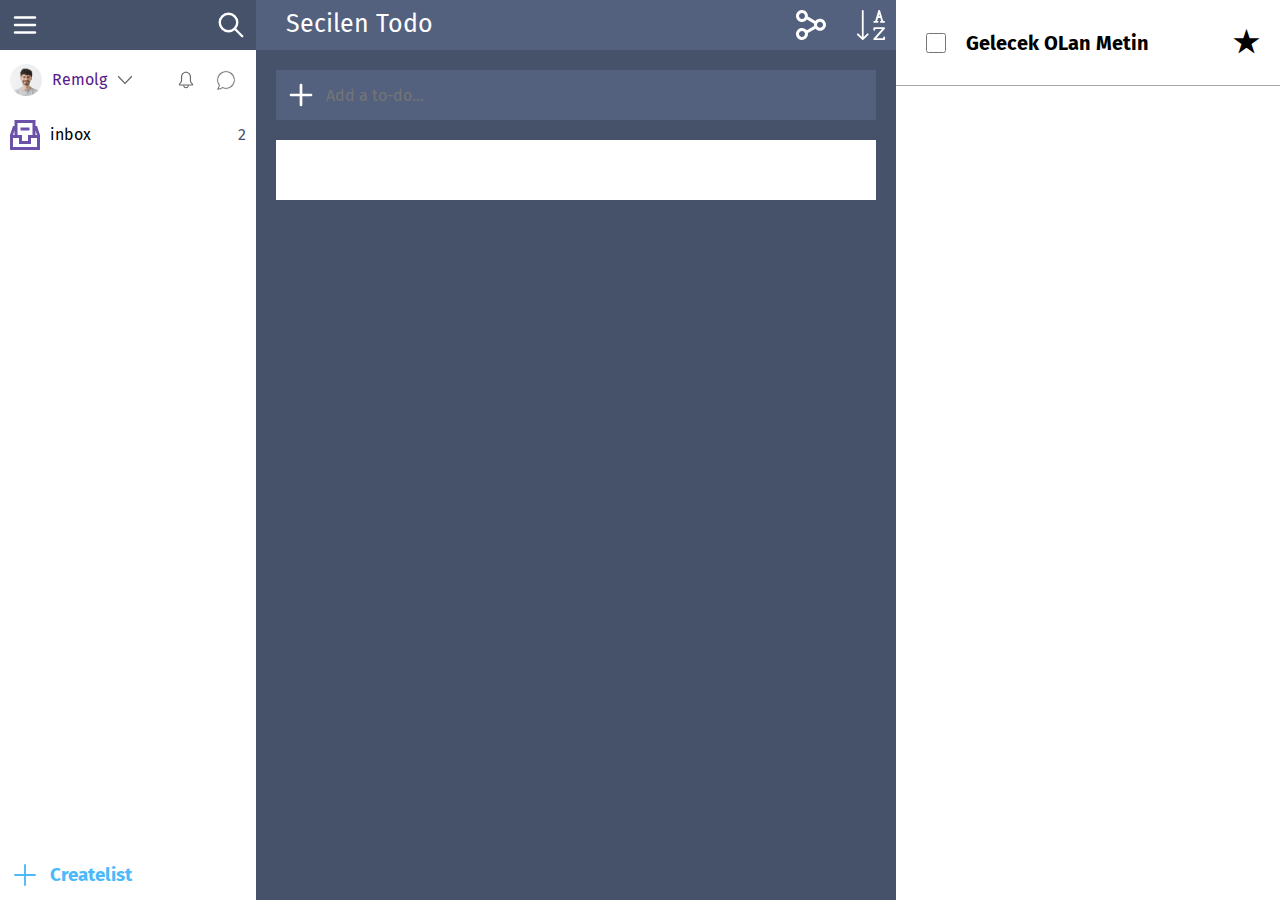
<file: todo/index.html>
<!DOCTYPE html>
<html lang="en">

<head>
    <meta charset="UTF-8">
    <meta http-equiv="X-UA-Compatible" content="IE=edge">
    <meta name="viewport" content="width=device-width, initial-scale=1.0">
    <link href="https://fonts.googleapis.com/css2?family=Fira+Sans:wght@300&display=swap" rel="stylesheet">
    <link rel="stylesheet" href="assets/css/reset.css">
    <link rel="stylesheet" href="assets/css/style.css">
    <script src="assets/js/todo.js" defer></script>
    <title>Wunderlist</title>
</head>

<body>

    <div class="container">

        <div class="left-side" id="left-side">
            <div class="list-search box">
                <a href="" id="button"><img src="assets/img/svg/burger-menu.svg" alt=""></a>
                <a href=""><img src="assets/img/svg/search-svgrepo.svg" alt=""></a>
            </div>
            <div class="list-account box">
                <div class="account">
                    <img src="assets/img/png/Avatar.png" alt="">
                    <a href="">Remolg <img src="assets/img/svg/down-arrow-backup.svg" alt=""></a>
                </div>
                <div class="lisc-account-button">
                    <a href=""><img src="assets/img/svg/bell.svg" alt=""></a>
                    <a href=""><img src="assets/img/svg/chat-bubble.svg" alt=""></a>
                </div>
            </div>
            <ul class="list box">
                <li>
                    <a href="">
                        <div class="list-text">
                            <img src="assets/img/svg/inbox.svg" alt="">
                            <p>inbox</p>
                        </div>
                        <p class="list-text-p">2</p>
                    </a>
                </li>
            </ul>
            <div class="create-list box">
                <a href="">
                    <img src="assets/img/svg/plus.svg" alt="">
                    <h3>Createlist</h3>
                </a>
            </div>
        </div>

        <div class="todo">
            <div class="todo-top">
                <p>Secilen Todo</p>
                <div class="todo-top-imgs">
                    <a href="" class="butto"><img src="assets/img/svg/share.svg" alt=""></a>
                    <a href=""><img src="assets/img/svg/sort.svg" alt=""></a>
                </div>
            </div>

            <div class="todo-main">
                <form  id="TodoForm" name="todo" method="post" autocomplete="off" class="add-todo">
                    <img src="assets/img/svg/pluswhite.svg" alt="">

                    <input type="text" name="todo" placeholder="Add a to-do... " id="inputText" class="todo-input" required onkeydown="handleKeyDown(event)" >
                </form>

                <div class="todo-list">
                    <ul class="todoList">

                    </ul>
                    <!-- <div class="todos">
                        <li>
                            <input type="checkbox" name="" id="todo">
                            <p>Gelecek Olan Metin</p>
                            <Button>X</Button>
                            <span>★</span>
                        </li>
                    </div> -->
                </div>

            </div>
        </div>

        <div class="todo-details">
            <div class="todo-details-top">
                <input type="checkbox" name="" id="todo-details-top">
                <p>Gelecek OLan Metin</p>
                <span>★</span>
            </div>
        </div>

    </div>

</body>

</html>
</file>
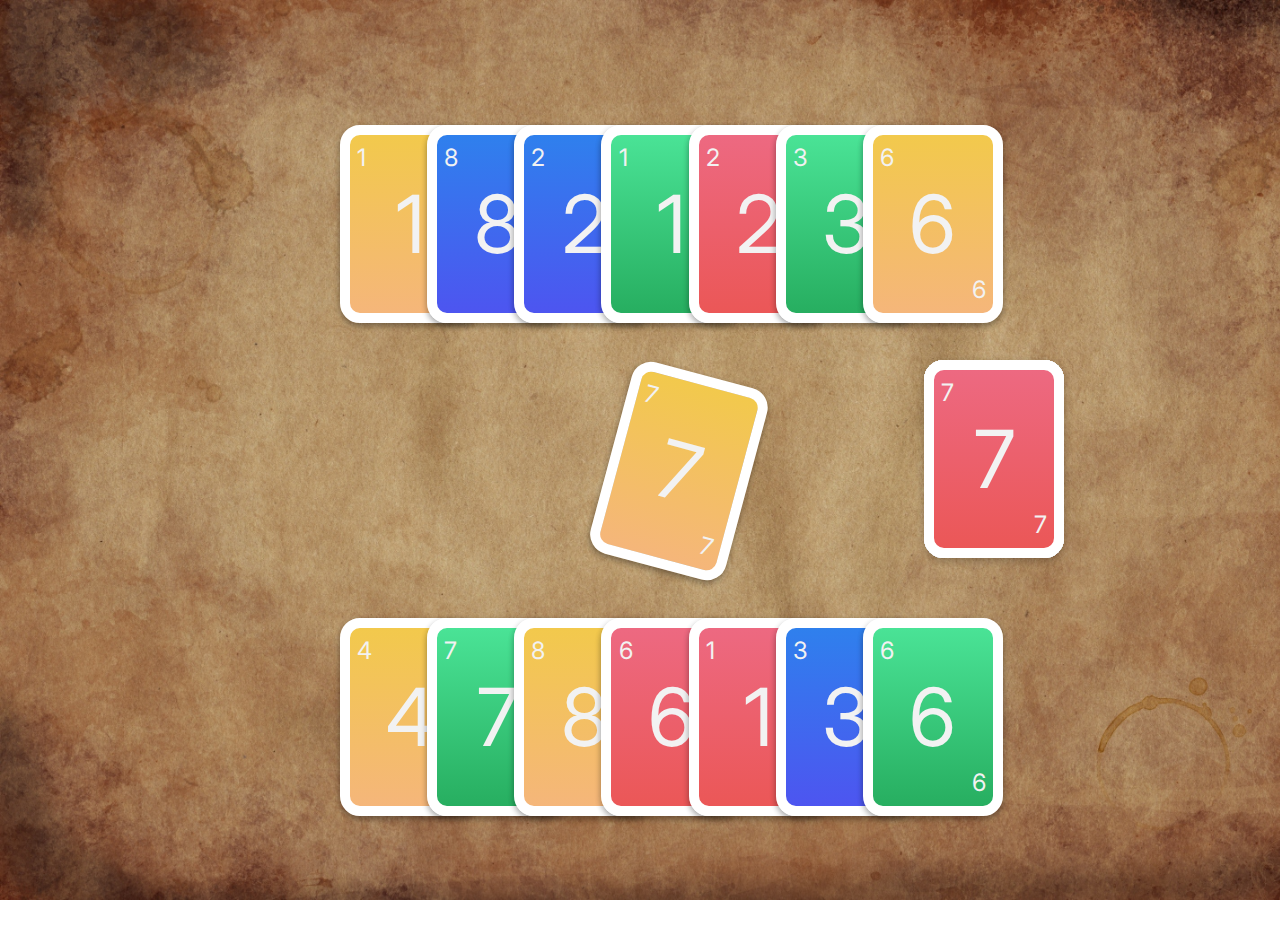
<file: uno.html>
<!DOCTYPE html>
<html lang="tr">

<head>
    <meta charset="UTF-8">
    <meta http-equiv="X-UA-Compatible" content="IE=edge">
    <meta name="viewport" content="width=device-width, initial-scale=1.0">
    <link rel="preconnect" href="https://fonts.googleapis.com">
    <link rel="preconnect" href="https://fonts.gstatic.com" crossorigin>
    <link href="https://fonts.googleapis.com/css2?family=Inter&display=swap" rel="stylesheet">
    <link rel="stylesheet" href="assets/css/uno.css">
    <script src="assets/js/nuno.js" defer></script>
    <title>UNO</title>
</head>

<body>

    <div class="container">

        <!-- Karşıdaki Oyuncu -->

        <div class="hand cpu">
        </div>

        <!-- Masadaki Kartlar -->

        <div class="table">

        </div>

        <!-- Kendimiz -->

        <div class="hand player">

        </div>

        <!-- Çekilecek Karlar -->

        <div class="deck"></div>
    </div>

</body>

</html>
</file>
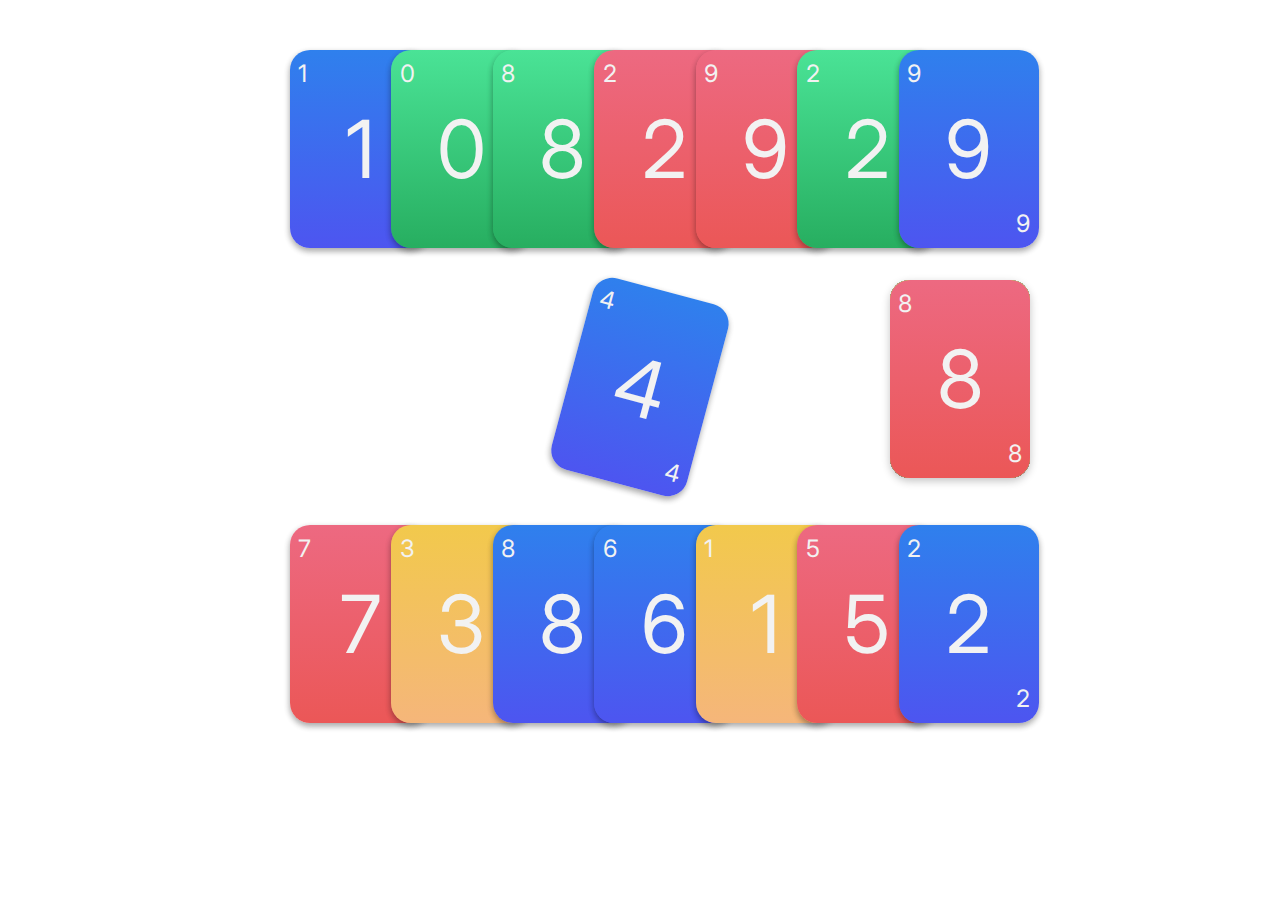
<file: uno/uno.html>
<!DOCTYPE html>
<html lang="tr">
<head>
    <meta charset="UTF-8">
    <meta http-equiv="X-UA-Compatible" content="IE=edge">
    <meta name="viewport" content="width=device-width, initial-scale=1.0">
    <link rel="preconnect" href="https://fonts.googleapis.com">
    <link rel="preconnect" href="https://fonts.gstatic.com" crossorigin>
    <link href="https://fonts.googleapis.com/css2?family=Inter&display=swap" rel="stylesheet">
    <link rel="stylesheet" href="assets/css/uno.css">
    <script src="assets/js/nuno.js" defer></script>
    <title>UNO</title>
</head>
<body>

    <div class="container">
        <div class="hand cpu">
        </div>
    
        <div class="table">
            
        </div>
    
        <div class="hand player">
    
        </div>

        <div class="deck"></div>
    </div>

</body>
</html>
</file>
<file: todo/assets/css/style.css>
body {
    font-family: 'Fira Sans', sans-serif;
    background-color: #46526a;
}

.container {
    display: flex;
    height: 100%;
}

/* left-side start */

.left-side {
    width: 20%;
    height: 100vh;
    display: flex;
    flex-direction: column;
    align-items: flex-start;
    background-color: white;
}

.box {
    display: flex;
    width: 100%;
    padding: 10px;
    justify-content: space-between;
}

.list-search {
    background-color: #46526a;
}

.list-search img {
    width: 30px;
}

.account {
    display: flex;
    align-self: center;
}


.account a {
    margin-left: 10px;
    display: flex;
    align-items: center;
    text-decoration: none;
    gap: 8px;
}

.account a img {
    width: 20px;
}

.lisc-account-button {
    display: flex;
    align-items: center;
    gap: 20px;
    padding: 10px;

}

.lisc-account-button img {
    width: 20px;
}


.list li {
    list-style: none;
    width: 100%;
}

.list li a {
    text-decoration: none;
    display: flex;
    text-align: center;
    align-items: center;
    justify-content: space-between;
}

.list-text {
    display: flex;
    align-items: center;
    gap: 10px;
}

.list-text p {
    color: black;
}

.list li a img {
    width: 30px;
}

.list-text-p {
    color: #46526a;
}

.create-list a {
    display: flex;
    width: 100%;
    gap: 10px;
    text-decoration: none;
    align-items: center;
    color: rgb(76, 185, 250);
}

.create-list a img {
    width: 30px;
}

.box:last-child {
    margin-top: auto;
}

/* left-side End */

/* middle start */


.todo {
    display: flex;
    flex-direction: column;
    height: 100vh;
    width: 50%;
}

.todo-top {
    background-color: #53617f;
    display: flex;
    justify-content: space-between;
    align-items: center;
    width: 100%;
}

.todo-top div {
    display: flex;
    padding: 10px;
}

.todo-top p {
    padding-left: 30px;
    color: white;
    font-size: 25px;
}

.todo-top-imgs {
    gap: 30px;
}

.todo-top-imgs img {
    width: 30px;
}

.todo-main {
    width: 100%;
    padding: 20px;
}

.add-todo {
    padding: 10px;
    background-color: #53617f;
}

.add-todo {
    display: flex;
    align-items: center;
    gap: 10px;
    color: white;
    text-decoration: none;
}

.add-todo img {
    width: 30px;
}

.todo-input {
    width: 100%;
    background-color: #53617f;
    box-shadow: none;
    border: none;
    padding: 0;
    color: white;
    height: 30px;
}

.todo-list {
    margin-top: 20px;
}

.todoList {
    display: flex;
    text-align: center;
    align-items: center;
    gap: 15px;
    width: 100%;
    background-color: white;
    color: black;
    height: 60px;
    margin-top: 2px;
}

.todoList input {
    width: 20px;
    height: 20px;
    margin-left: 20px;
}

.todoList span {
    margin-left: auto;
    font-size: 30px;
    padding: 10px;
}

/* middle end */

/* right-side start  */

.todo-details {
    width: 30%;
    background-color: white;
    height: 100vh;
}

.todo-details-top {
    display: flex;
    padding: 10px;
    align-items: center;
    gap: 20px;
    font-size: 20px;
    font-weight: bold;
    border-bottom: 1px solid #a6a9ad;
}

.todo-details-top input {
    width: 20px;
    height: 20px;
    margin-left: 20px;
}


.todo-details-top span {
    margin-left: auto;
    font-size: 30px;
    padding: 10px;
}

input[type="checkbox"]:checked + label {
    text-decoration: line-through;
}


label {
    user-select: none;
}

li input[type="text"] {
    display: none;
}

.onEdit input[type="text"] {
    display: inline;
}

.onEdit label {
    display: none;
}

/* right-side end */
</file>
<file: assets/css/uno.css>
*,
*::before,
*::after {
    box-sizing: border-box;
    margin: 0;
    padding: 0;
}

html,
body {
    height: 100%;
}

body {
    background-image: url('../img/background.jpg');
    background-repeat: no-repeat;
    background-size: cover;
    line-height: calc(1em + 0.5rem);
    -webkit-font-smoothing: antialiased;
    font-family: 'Inter', sans-serif;
}

.card {
    display: flex;
    position: relative;
    color: #F2F2F2;
    font-size: calc(160px * 0.5);
    user-select: none;
    border: 10px solid white;
    border-radius: 20px;
    width: calc(280px / 2);
    height: calc(395px * 0.5);
    justify-content: center;
    align-items: center;
    box-shadow: rgba(0, 0, 0, 0.16) 0px 3px 6px, rgba(0, 0, 0, 0.23) 0px 3px 6px;
    transition: transform .2s;
}

.player .card:hover {
    transform: scale(1.15);
    z-index: 1;
}

.deck .card,
.card.playable {
    cursor: grab;
}

.deck .card:active,
.card.playable:active {
    cursor: grabbing;
    box-shadow: rgba(0, 0, 0, 0.25) 0px 14px 28px, rgba(0, 0, 0, 0.22) 0px 10px 10px;
}

.player .card.playable {
    top: -20px;
}

.card::before,
.card::after {
    content: attr(data-number);
    position: absolute;
    font-size: calc(48px * 0.5);
}

.card::before {
    left: 6%;
    top: 6%;
}

.card::after {
    right: 6%;
    bottom: 6%;
}

.card.green {
    background: linear-gradient(180deg, rgba(74, 227, 150, 1) 0%, rgba(39, 174, 96, 1) 100%);
}

.card.yellow {
    background: linear-gradient(180deg, rgba(242, 201, 76, 1) 0%, rgba(245, 182, 122, 1) 100%);
}

.card.blue {
    background: linear-gradient(180deg, rgba(47, 128, 237, 1) 0%, rgba(77, 85, 240, 1) 100%);
}

.card.red {
    background: linear-gradient(180deg, rgba(237, 105, 129, 1) 0%, rgba(235, 87, 87, 1) 100%);
}

.card.back {
    background: url('../img/uno.svg') center center no-repeat, linear-gradient(180deg, rgba(83, 86, 91, 1) 0%, rgba(38, 45, 61, 1) 100%);
    background-size: 100px auto, 100% 100%;
    color: transparent;
}

.deck {
    position: absolute;
    top: 360px;
    right: 16px;
}

.table {
    position: relative;
    width: calc(125px * 0.5);
    height: calc(395px * 0.5);
    margin: 49px auto;
}

.table .card,
.deck .card {
    position: absolute;
}

.deck .card {
    box-shadow: none;
}

.deck .card:last-child {
    box-shadow: rgba(0, 0, 0, 0.24) 0px 3px 8px;
}

.table .card:nth-child(2n+1) {
    transform: rotate(15deg);
}

.table .card:nth-child(5n) {
    transform: rotate(-20deg);
}

.table .card:nth-child(4n) {
    transform: rotate(-5deg);
}

.table .card:nth-child(6n) {
    transform: rotate(-10deg);
}

.container {
    width: 600px;
    margin: 0 auto;
    padding: 125px 0;
    position: relative;
}

.hand {
    display: grid;
    grid-template-columns: repeat(auto-fit, minmax(30px, max-content));
    gap: 10px;
    min-height: 197.5px;
}

.hand .card {
    position: relative;
}

.currentPlayer {
    box-shadow: 0px 0px 15px 5px rgba(247, 30, 30, 1);
    border-radius: 20px;
}
</file>
<file: uno/assets/css/uno.css>
*, *::before, *::after {
    box-sizing: border-box;
    margin: 0;
    padding: 0;
}

html, body {
    height: 100%;
}

body {
    line-height: calc(1em + 0.5rem);
    -webkit-font-smoothing: antialiased;
    font-family: 'Inter', sans-serif;
}

.card {
    display: flex;
    position: relative;
    color: #F2F2F2;
    font-size: calc(160px * 0.5);
    user-select: none;
    border-radius: 20px;
    width: calc(280px / 2);
    height: calc(395px * 0.5);
    justify-content: center;
    align-items: center;
    box-shadow: rgba(0, 0, 0, 0.16) 0px 3px 6px, rgba(0, 0, 0, 0.23) 0px 3px 6px;
}

.deck .card, .card.playable { cursor: grab; }

.deck .card:active, .card.playable:active {
    cursor: grabbing;
    box-shadow: rgba(0, 0, 0, 0.25) 0px 14px 28px, rgba(0, 0, 0, 0.22) 0px 10px 10px;
}

.player .card.playable {
    top: -20px;
}

.card::before, .card::after {
    content: attr(data-number);
    position: absolute;
    font-size: calc(48px * 0.5);
}

.card::before {
    left: 6%;
    top: 6%;
}

.card::after {
    right: 6%;
    bottom: 6%;
}

.card.green { background: linear-gradient(180deg, rgba(74,227,150,1) 0%, rgba(39,174,96,1) 100%); }
.card.yellow { background: linear-gradient(180deg, rgba(242,201,76,1) 0%, rgba(245,182,122,1) 100%); }
.card.blue { background: linear-gradient(180deg, rgba(47,128,237,1) 0%, rgba(77,85,240,1) 100%); }
.card.red { background: linear-gradient(180deg, rgba(237,105,129,1) 0%, rgba(235,87,87,1) 100%); }

.card.back {
    background: url('/uno/assets/img/uno.svg') center center no-repeat, linear-gradient(180deg, rgba(83,86,91,1) 0%, rgba(38,45,61,1) 100%);
    background-size: 100px auto, 100% 100%;
    color: transparent;
}

.deck {
    position: absolute;
    top: 280px;
    right: 100px;
}

.table {
    position: relative;
    width: calc(280px * 0.5);
    height: calc(395px * 0.5);
    margin: 40px auto;
}

.table .card, .deck .card {
    position: absolute; 
}

.deck .card {
    box-shadow: none;
}

.deck .card:last-child {
    box-shadow: rgba(0, 0, 0, 0.24) 0px 3px 8px;
}

.table .card:nth-child(2n+1) {
    transform: rotate(15deg);
}

.table .card:nth-child(5n) {
    transform: rotate(-20deg);
}

.table .card:nth-child(4n) {
    transform: rotate(-5deg);
}

.table .card:nth-child(6n) {
    transform: rotate(-10deg);
}

.container {
    width: 700px;
    margin: 0 auto;
    padding: 50px 0;
    position: relative;
}

.hand {
    display: grid;
    grid-template-columns: repeat(auto-fit, minmax(30px, max-content));
    gap: 10px;
    min-height: 197.5px;
}

.hand .card {
    position: relative;
}

.currentPlayer {
    box-shadow: rgba(0, 0, 0, 0.24) 0px 3px 8px;
    border-radius: 10px;
    border: 10px solid #fff;
    width: 200px;
    position: fixed;
    bottom: 50px;
    left: 60px;
    font-weight: bold;
}

.currentPlayer span {
    font-weight: normal;
}
</file>
